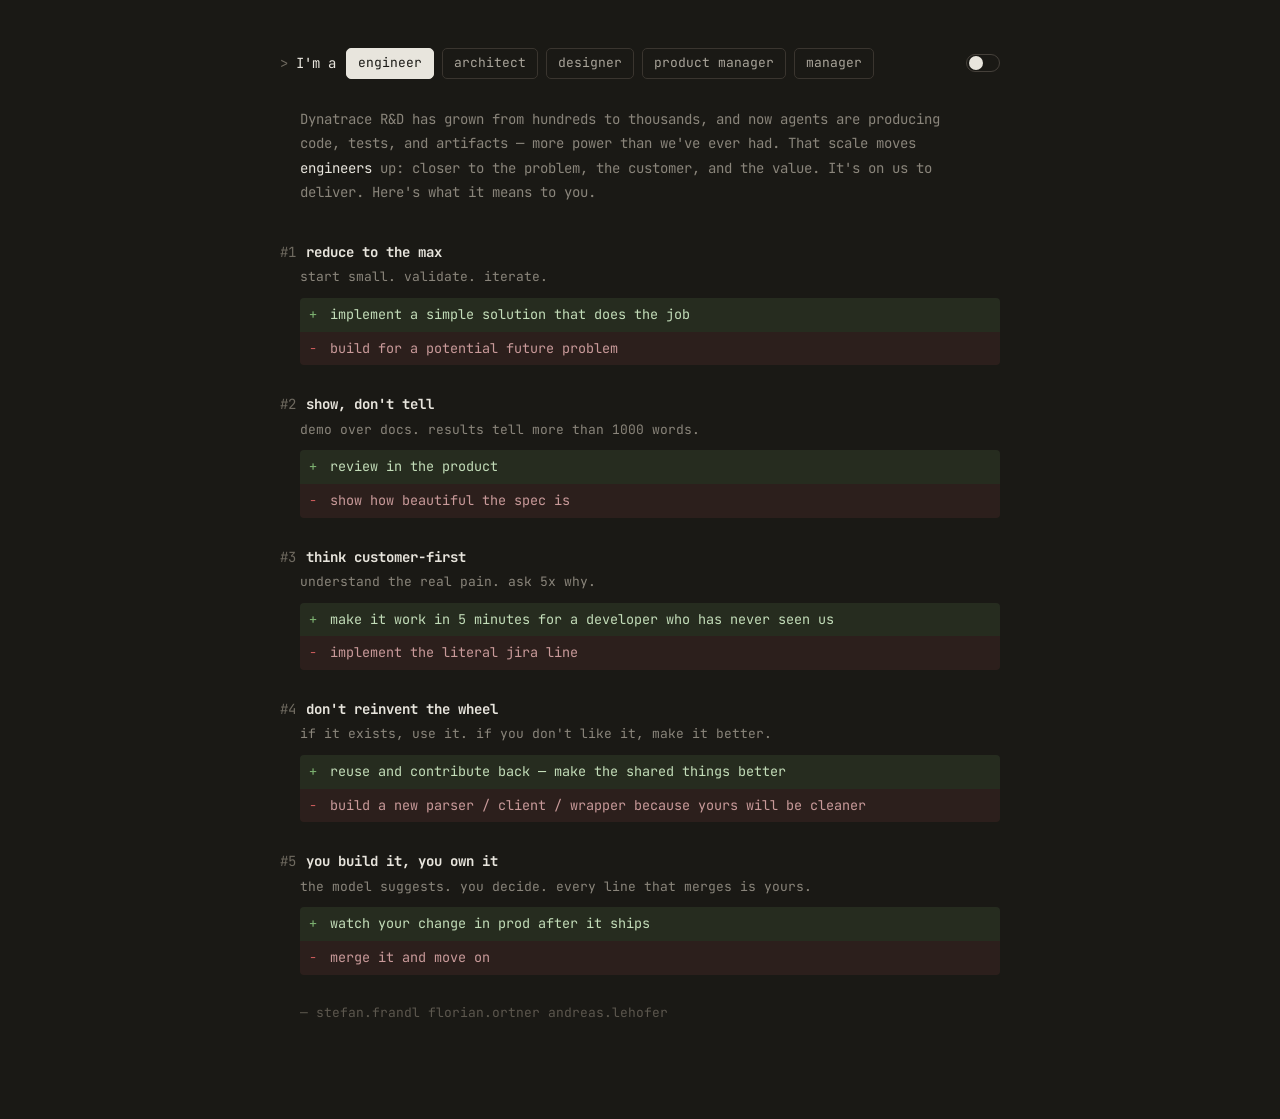
<file: site/index.html>
<!DOCTYPE html>
<html lang="en" data-theme="dark">
<head>
<meta charset="utf-8">
<meta name="viewport" content="width=device-width, initial-scale=1">
<title>reduce to the max — Dynatrace R&amp;D mantras</title>
<meta name="description" content="The five engineering mantras for Dynatrace R&amp;D.">
<meta name="theme-color" content="#1a1915">
<link rel="icon" href="data:image/svg+xml,<svg xmlns='http://www.w3.org/2000/svg' viewBox='0 0 100 100'><rect width='100' height='100' rx='22' fill='%23d97757'/><rect x='26' y='45' width='48' height='10' rx='5' fill='%23fff'/></svg>">
<meta property="og:title" content="reduce to the max">
<meta property="og:description" content="The five engineering mantras for Dynatrace R&amp;D.">
<meta property="og:type" content="website">
<meta property="og:url" content="https://reducetothemax.com">
<meta name="twitter:card" content="summary">
<!-- apply saved theme before first paint to avoid a flash -->
<script>try{var t=localStorage.getItem('rttm_theme');if(t==='light'||t==='dark')document.documentElement.setAttribute('data-theme',t);}catch(e){}</script>
<link rel="preconnect" href="https://fonts.googleapis.com">
<link rel="preconnect" href="https://fonts.gstatic.com" crossorigin>
<link href="https://fonts.googleapis.com/css2?family=JetBrains+Mono:wght@400;500;700;800&display=swap" rel="stylesheet">
<link rel="stylesheet" href="styles.css">
</head>
<body>
<main class="wrap">
  <button class="theme-toggle" type="button" aria-label="Toggle light and dark theme" title="switch to light (t)"><span class="knob"></span></button>
  <div id="rolebar" class="rolebar"></div>
  <p id="intro" class="intro"></p>
  <div id="mantras"></div>
  <div id="signature" class="signature"></div>
</main>
<script src="app.js"></script>
</body>
</html>
</file>
<file: site/styles.css>
*{box-sizing:border-box;margin:0;padding:0}
html{
  --bg:#1a1915; --text:#d6d3cb; --heading:#e8e5dd; --muted:#8a857b; --muted2:#6f6a60;
  --faint:#5c574e; --dim:#a9a49a; --border:#45403a; --border-chip:#3a352f;
  --coral:#d97757; --green:#7bb06f; --red:#c85a5a;
  --add-bg:rgba(123,176,111,0.12); --add-text:#c3ddb9; --del-bg:rgba(200,90,90,0.10); --del-text:#c99a9a;
  background:var(--bg);
}
html[data-theme="light"]{
  --bg:#f4f2ec; --text:#3a362f; --heading:#211f1a; --muted:#6b665c; --muted2:#8f897d;
  --faint:#a8a294; --dim:#5f5a50; --border:#d9d4c8; --border-chip:#d4cec1;
  --coral:#c25f3f; --green:#5a9a4d; --red:#b04a4a;
  --add-bg:rgba(90,154,77,0.14); --add-text:#3f6b34; --del-bg:rgba(176,74,74,0.12); --del-text:#9a4141;
}
body{
  background:var(--bg);color:var(--text);
  font-family:'JetBrains Mono',ui-monospace,SFMono-Regular,Menlo,Consolas,monospace;
  font-size:14px;line-height:1.6;-webkit-font-smoothing:antialiased;min-height:100vh;
}
a{color:var(--coral);text-decoration:none}
a:hover{color:var(--heading)}
button{font:inherit;background:transparent}
:focus-visible{outline:2px solid var(--coral);outline-offset:2px}
::selection{background:var(--coral);color:var(--bg)}

.wrap{max-width:760px;margin:0 auto;padding:48px 20px 96px;position:relative}

.theme-toggle{
  margin-left:auto;flex-shrink:0;cursor:pointer;user-select:none;
  display:inline-flex;align-items:center;width:34px;height:18px;border-radius:999px;
  border:1px solid var(--border);padding:2px;
}
.theme-toggle .knob{
  width:14px;height:14px;border-radius:50%;background:var(--heading);
  transform:translateX(0);transition:transform .2s;
}
html[data-theme="light"] .theme-toggle .knob{transform:translateX(20px)}

.rolebar{display:flex;align-items:center;gap:8px;flex-wrap:wrap;margin:0 0 28px}
.rolebar .prompt{color:var(--muted2)}
.rolebar .lead{color:var(--heading);margin-right:2px}
.chip{
  cursor:pointer;user-select:none;padding:4px 11px;border-radius:5px;font-size:13px;
  border:1px solid var(--border-chip);background:transparent;color:var(--dim);transition:all .15s;
}
.chip.on{border-color:var(--heading);background:var(--heading);color:var(--bg)}

.intro{color:var(--muted);line-height:1.75;margin:0 0 36px 20px;max-width:680px;text-wrap:pretty}
.intro .role{color:var(--heading)}

.mantra{margin:0 0 28px}
.mantra .head{display:flex;gap:10px;align-items:baseline}
.mantra .num{color:var(--muted2);flex-shrink:0}
.mantra .title{color:var(--heading);font-weight:700}
.mantra .body{margin:4px 0 0 20px}
.mantra .sub{color:var(--muted);font-size:13px}
.diff{margin-top:10px;font-size:13.5px;border-radius:4px;overflow:hidden}
.diff .row{display:flex}
.diff .add{background:var(--add-bg)}
.diff .del{background:var(--del-bg)}
.diff .sign{width:26px;text-align:center;flex-shrink:0;padding:6px 0}
.diff .add .sign{color:var(--green)}
.diff .del .sign{color:var(--red)}
.diff .text{padding:6px 10px 6px 4px}
.diff .add .text{color:var(--add-text)}
.diff .del .text{color:var(--del-text)}

.signature{color:var(--faint);font-size:13px;margin:8px 0 0 20px}
</file>
